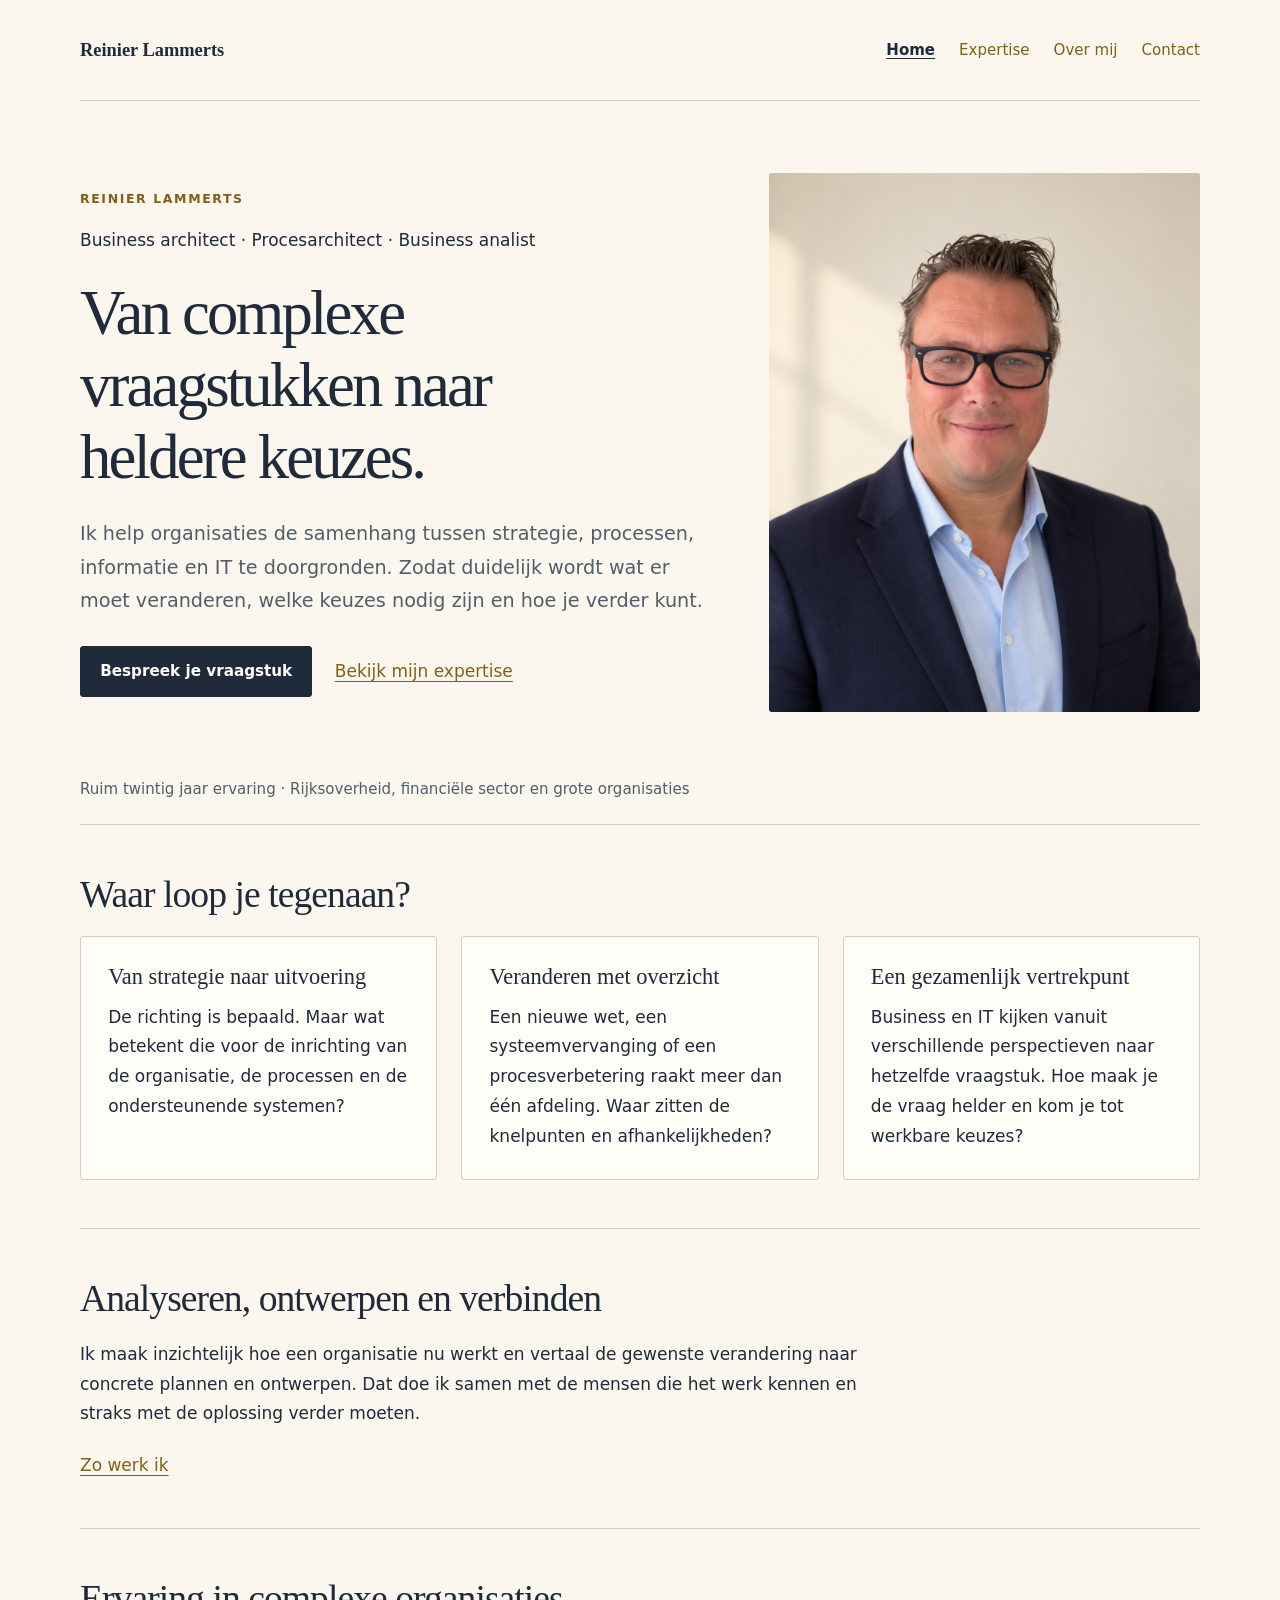
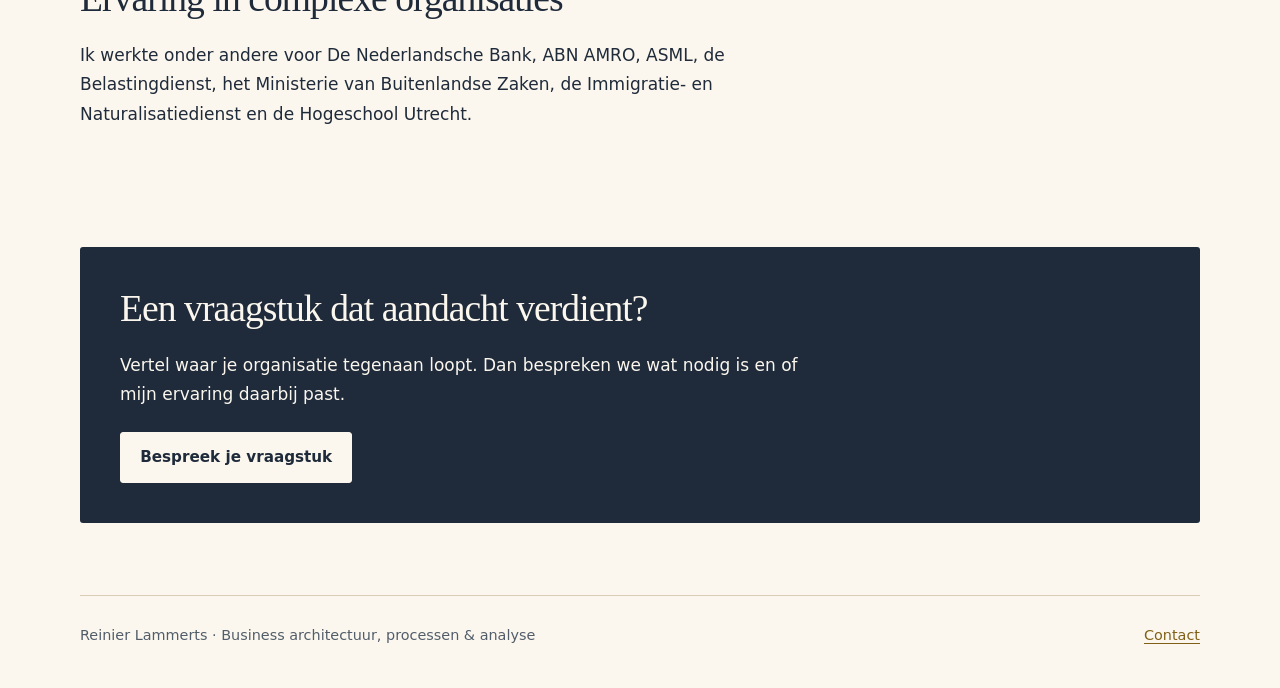
<file: index.html>
<!DOCTYPE html>
<html lang="nl">
<head>
  <meta charset="UTF-8">
  <meta name="viewport" content="width=device-width, initial-scale=1.0">
  <title>Business architect en procesarchitect | Reinier Lammerts</title>
  <meta name="description" content="Reinier Lammerts helpt organisaties met business architectuur, procesarchitectuur en businessanalyse. Van complexe vraagstukken naar heldere keuzes.">
  <link rel="canonical" href="https://reinierlammerts.nl/">

  <meta name="theme-color" content="#1f2a3a">
  <meta property="og:type" content="website">
  <meta property="og:locale" content="nl_NL">
  <meta property="og:site_name" content="Reinier Lammerts">
  <meta property="og:title" content="Business architect en procesarchitect | Reinier Lammerts">
  <meta property="og:description" content="Reinier Lammerts helpt organisaties met business architectuur, procesarchitectuur en businessanalyse. Van complexe vraagstukken naar heldere keuzes.">
  <meta property="og:url" content="https://reinierlammerts.nl/">
  <meta name="twitter:card" content="summary">
  <link rel="stylesheet" href="styles.css">
</head>
<body>
<a class="skip-link" href="#inhoud">Direct naar inhoud</a>
<header class="site-header">
  <a class="wordmark" href="/">Reinier Lammerts</a>
  <nav aria-label="Hoofdnavigatie"><a href="/" aria-current="page">Home</a>
<a href="werk.html">Expertise</a>
<a href="over.html">Over mij</a>
<a href="contact.html">Contact</a></nav>
</header>
<main id="inhoud">
<section class="hero"><div><p class="eyebrow">Reinier Lammerts</p><p>Business architect · Procesarchitect · Business analist</p><h1>Van complexe vraagstukken naar heldere keuzes.</h1><p class="lead">Ik help organisaties de samenhang tussen strategie, processen, informatie en IT te doorgronden. Zodat duidelijk wordt wat er moet veranderen, welke keuzes nodig zijn en hoe je verder kunt.</p><div class="actions"><a class="button" href="contact.html">Bespreek je vraagstuk</a><a href="werk.html">Bekijk mijn expertise</a></div></div><img src="reinier-zakelijk.svg" alt="Zakelijk portret van Reinier Lammerts" class="hero-image" width="1122" height="1402" fetchpriority="high"></section>
<p class="muted">Ruim twintig jaar ervaring · Rijksoverheid, financiële sector en grote organisaties</p>
<section class="section"><h2>Waar loop je tegenaan?</h2><div class="grid">
<article class="card"><h3>Van strategie naar uitvoering</h3><p>De richting is bepaald. Maar wat betekent die voor de inrichting van de organisatie, de processen en de ondersteunende systemen?</p></article>
<article class="card"><h3>Veranderen met overzicht</h3><p>Een nieuwe wet, een systeemvervanging of een procesverbetering raakt meer dan één afdeling. Waar zitten de knelpunten en afhankelijkheden?</p></article>
<article class="card"><h3>Een gezamenlijk vertrekpunt</h3><p>Business en IT kijken vanuit verschillende perspectieven naar hetzelfde vraagstuk. Hoe maak je de vraag helder en kom je tot werkbare keuzes?</p></article></div></section>
<section class="section"><h2>Analyseren, ontwerpen en verbinden</h2><p>Ik maak inzichtelijk hoe een organisatie nu werkt en vertaal de gewenste verandering naar concrete plannen en ontwerpen. Dat doe ik samen met de mensen die het werk kennen en straks met de oplossing verder moeten.</p><a href="werk.html">Zo werk ik</a></section>
<section class="section"><h2>Ervaring in complexe organisaties</h2><p>Ik werkte onder andere voor De Nederlandsche Bank, ABN AMRO, ASML, de Belastingdienst, het Ministerie van Buitenlandse Zaken, de Immigratie- en Naturalisatiedienst en de Hogeschool Utrecht.</p></section>
<section class="contact-panel"><h2>Een vraagstuk dat aandacht verdient?</h2><p>Vertel waar je organisatie tegenaan loopt. Dan bespreken we wat nodig is en of mijn ervaring daarbij past.</p><a class="button" href="contact.html">Bespreek je vraagstuk</a></section>
</main>
<footer class="site-footer"><p>Reinier Lammerts · Business architectuur, processen &amp; analyse</p><a href="contact.html">Contact</a></footer>
</body>
</html>
</file>
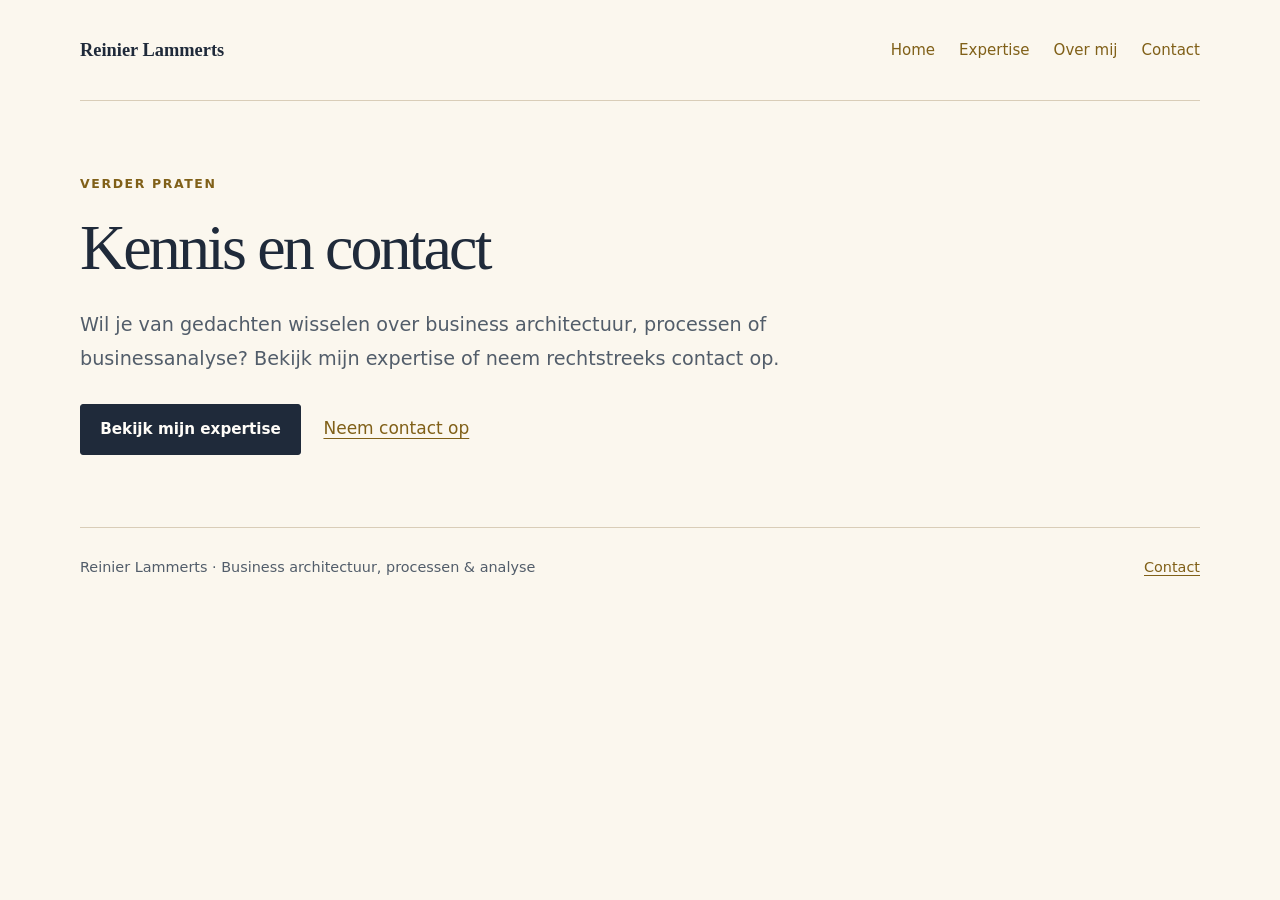
<file: blog.html>
<!DOCTYPE html>
<html lang="nl">
<head>
  <meta charset="UTF-8">
  <meta name="viewport" content="width=device-width, initial-scale=1.0">
  <title>Kennis en contact | Reinier Lammerts</title>
  <meta name="description" content="Van gedachten wisselen over business architectuur, processen of businessanalyse? Bekijk de expertise van Reinier Lammerts of neem contact op.">
  <link rel="canonical" href="https://reinierlammerts.nl/blog.html">
  <meta name="robots" content="noindex, follow">
  <meta name="theme-color" content="#1f2a3a">
  <meta property="og:type" content="website">
  <meta property="og:locale" content="nl_NL">
  <meta property="og:site_name" content="Reinier Lammerts">
  <meta property="og:title" content="Kennis en contact | Reinier Lammerts">
  <meta property="og:description" content="Van gedachten wisselen over business architectuur, processen of businessanalyse? Bekijk de expertise van Reinier Lammerts of neem contact op.">
  <meta property="og:url" content="https://reinierlammerts.nl/blog.html">
  <meta name="twitter:card" content="summary">
  <link rel="stylesheet" href="styles.css">
</head>
<body>
<a class="skip-link" href="#inhoud">Direct naar inhoud</a>
<header class="site-header">
  <a class="wordmark" href="/">Reinier Lammerts</a>
  <nav aria-label="Hoofdnavigatie"><a href="/">Home</a>
<a href="werk.html">Expertise</a>
<a href="over.html">Over mij</a>
<a href="contact.html">Contact</a></nav>
</header>
<main id="inhoud">
<div class="prose"><p class="eyebrow">Verder praten</p><h1>Kennis en contact</h1><p class="lead">Wil je van gedachten wisselen over business architectuur, processen of businessanalyse? Bekijk mijn expertise of neem rechtstreeks contact op.</p><div class="actions"><a class="button" href="werk.html">Bekijk mijn expertise</a><a href="contact.html">Neem contact op</a></div></div>
</main>
<footer class="site-footer"><p>Reinier Lammerts · Business architectuur, processen &amp; analyse</p><a href="contact.html">Contact</a></footer>
</body>
</html>
</file>
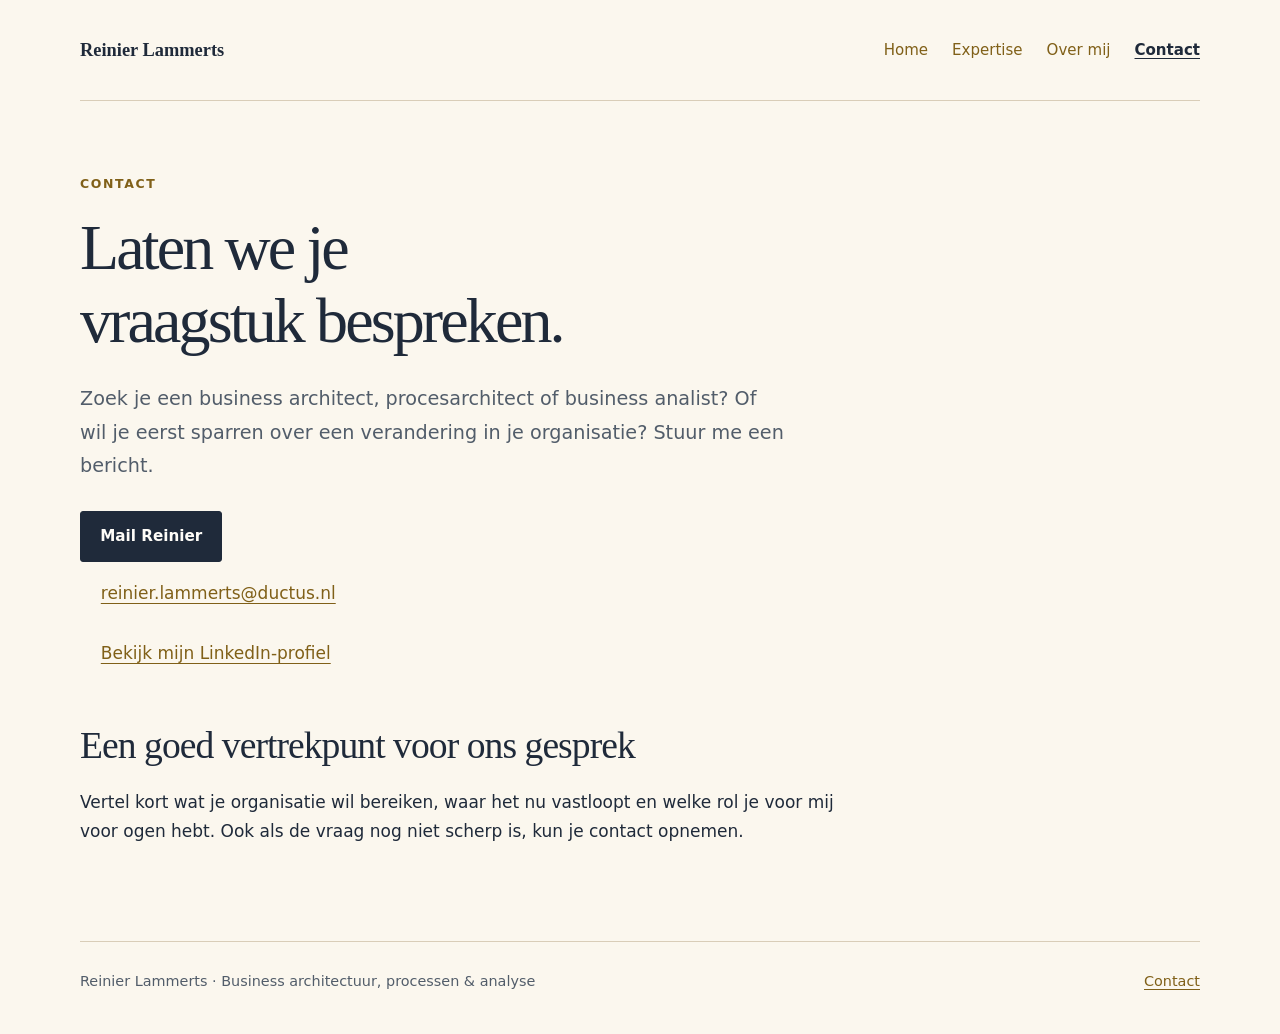
<file: contact.html>
<!DOCTYPE html>
<html lang="nl">
<head>
  <meta charset="UTF-8">
  <meta name="viewport" content="width=device-width, initial-scale=1.0">
  <title>Contact met Reinier Lammerts | Bespreek je vraagstuk</title>
  <meta name="description" content="Neem contact op met Reinier Lammerts over business architectuur, procesarchitectuur of businessanalyse. Mail rechtstreeks of bekijk zijn LinkedIn-profiel.">
  <link rel="canonical" href="https://reinierlammerts.nl/contact.html">

  <meta name="theme-color" content="#1f2a3a">
  <meta property="og:type" content="website">
  <meta property="og:locale" content="nl_NL">
  <meta property="og:site_name" content="Reinier Lammerts">
  <meta property="og:title" content="Contact met Reinier Lammerts | Bespreek je vraagstuk">
  <meta property="og:description" content="Neem contact op met Reinier Lammerts over business architectuur, procesarchitectuur of businessanalyse. Mail rechtstreeks of bekijk zijn LinkedIn-profiel.">
  <meta property="og:url" content="https://reinierlammerts.nl/contact.html">
  <meta name="twitter:card" content="summary">
  <link rel="stylesheet" href="styles.css">
</head>
<body>
<a class="skip-link" href="#inhoud">Direct naar inhoud</a>
<header class="site-header">
  <a class="wordmark" href="/">Reinier Lammerts</a>
  <nav aria-label="Hoofdnavigatie"><a href="/">Home</a>
<a href="werk.html">Expertise</a>
<a href="over.html">Over mij</a>
<a href="contact.html" aria-current="page">Contact</a></nav>
</header>
<main id="inhoud">
<div class="prose"><p class="eyebrow">Contact</p><h1>Laten we je vraagstuk bespreken.</h1><p class="lead">Zoek je een business architect, procesarchitect of business analist? Of wil je eerst sparren over een verandering in je organisatie? Stuur me een bericht.</p>
<div class="actions"><a class="button" href="mailto:reinier.lammerts@ductus.nl">Mail Reinier</a></div>
<ul class="contact-links"><li><a href="mailto:reinier.lammerts@ductus.nl">reinier.lammerts@ductus.nl</a></li><li><a href="https://linkedin.com/in/reinierlammerts">Bekijk mijn LinkedIn-profiel</a></li></ul>
<h2>Een goed vertrekpunt voor ons gesprek</h2><p>Vertel kort wat je organisatie wil bereiken, waar het nu vastloopt en welke rol je voor mij voor ogen hebt. Ook als de vraag nog niet scherp is, kun je contact opnemen.</p></div>
</main>
<footer class="site-footer"><p>Reinier Lammerts · Business architectuur, processen &amp; analyse</p><a href="contact.html">Contact</a></footer>
</body>
</html>
</file>
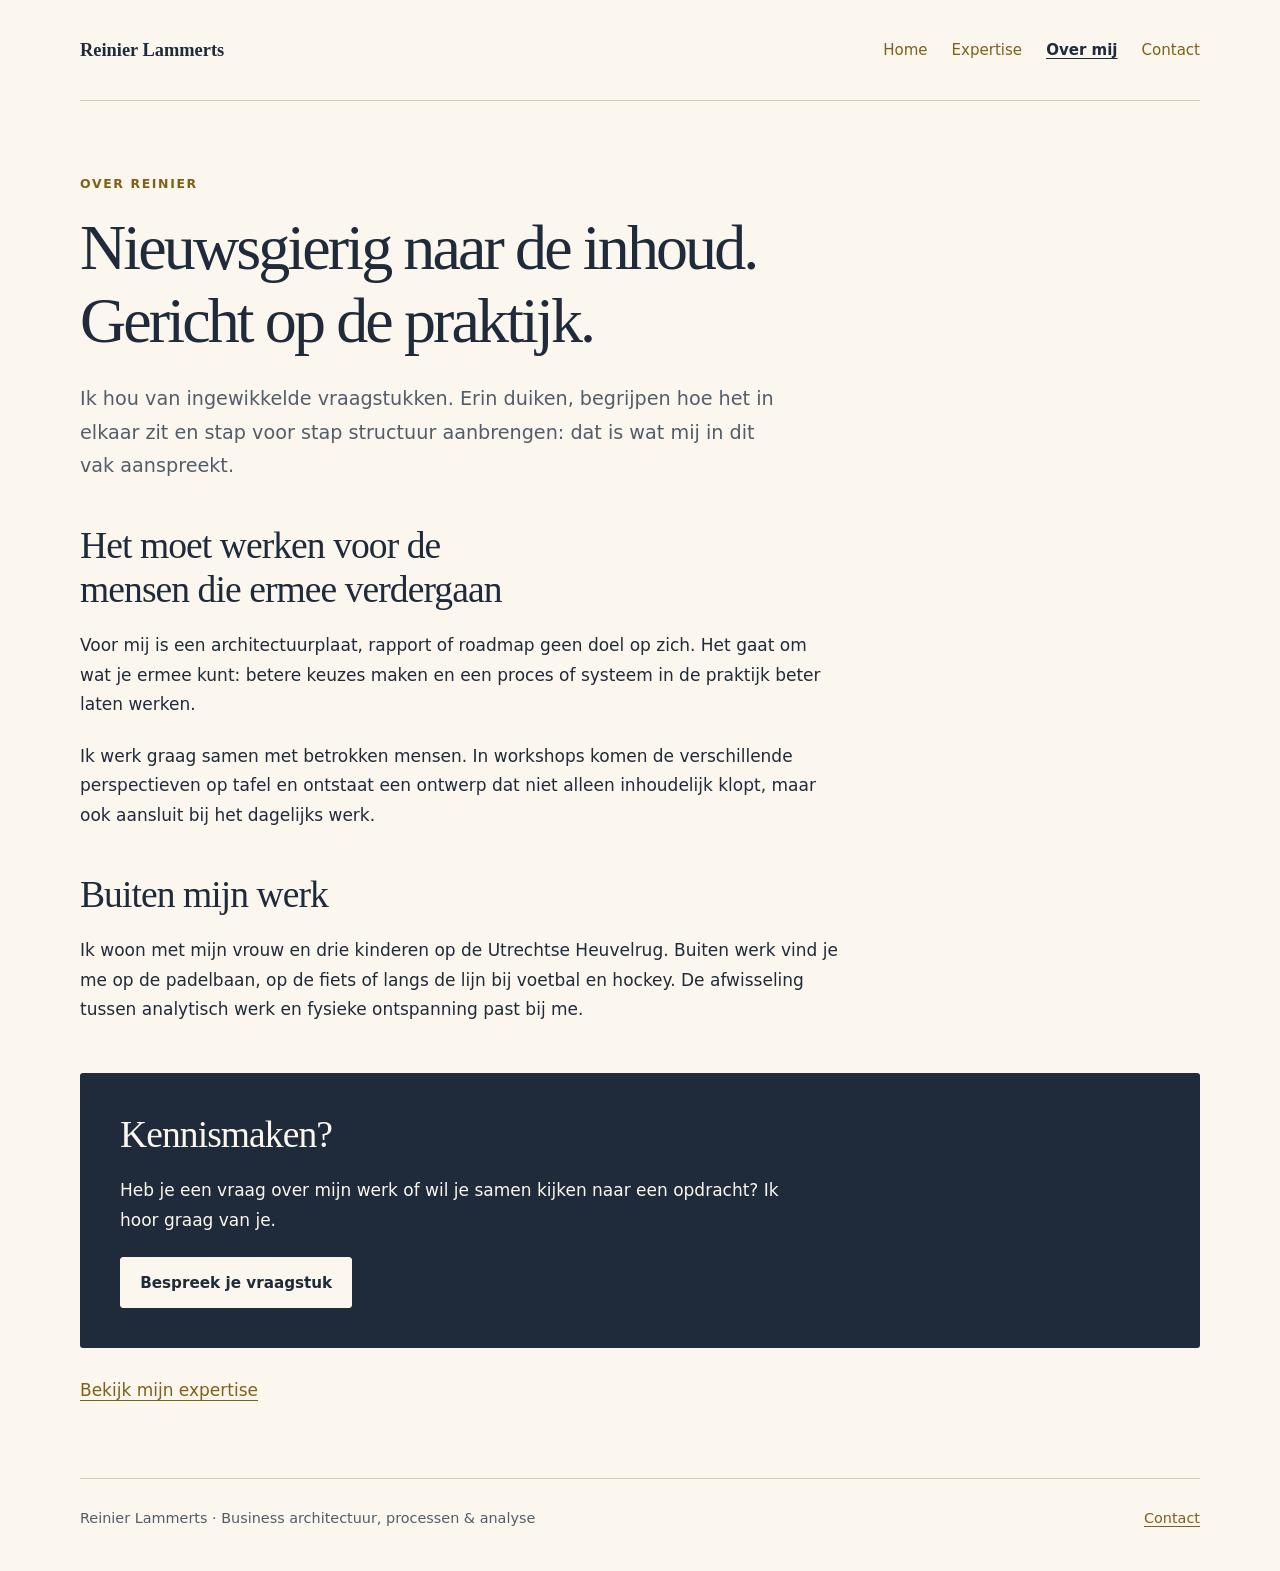
<file: over.html>
<!DOCTYPE html>
<html lang="nl">
<head>
  <meta charset="UTF-8">
  <meta name="viewport" content="width=device-width, initial-scale=1.0">
  <title>Over Reinier Lammerts | Business architect</title>
  <meta name="description" content="Maak kennis met Reinier Lammerts: business architect, procesarchitect en business analist met een nieuwsgierige blik en een praktische aanpak.">
  <link rel="canonical" href="https://reinierlammerts.nl/over.html">

  <meta name="theme-color" content="#1f2a3a">
  <meta property="og:type" content="website">
  <meta property="og:locale" content="nl_NL">
  <meta property="og:site_name" content="Reinier Lammerts">
  <meta property="og:title" content="Over Reinier Lammerts | Business architect">
  <meta property="og:description" content="Maak kennis met Reinier Lammerts: business architect, procesarchitect en business analist met een nieuwsgierige blik en een praktische aanpak.">
  <meta property="og:url" content="https://reinierlammerts.nl/over.html">
  <meta name="twitter:card" content="summary">
  <link rel="stylesheet" href="styles.css">
</head>
<body>
<a class="skip-link" href="#inhoud">Direct naar inhoud</a>
<header class="site-header">
  <a class="wordmark" href="/">Reinier Lammerts</a>
  <nav aria-label="Hoofdnavigatie"><a href="/">Home</a>
<a href="werk.html">Expertise</a>
<a href="over.html" aria-current="page">Over mij</a>
<a href="contact.html">Contact</a></nav>
</header>
<main id="inhoud">
<div class="prose"><p class="eyebrow">Over Reinier</p><h1>Nieuwsgierig naar de inhoud. Gericht op de praktijk.</h1><p class="lead">Ik hou van ingewikkelde vraagstukken. Erin duiken, begrijpen hoe het in elkaar zit en stap voor stap structuur aanbrengen: dat is wat mij in dit vak aanspreekt.</p>
<h2>Het moet werken voor de mensen die ermee verdergaan</h2><p>Voor mij is een architectuurplaat, rapport of roadmap geen doel op zich. Het gaat om wat je ermee kunt: betere keuzes maken en een proces of systeem in de praktijk beter laten werken.</p><p>Ik werk graag samen met betrokken mensen. In workshops komen de verschillende perspectieven op tafel en ontstaat een ontwerp dat niet alleen inhoudelijk klopt, maar ook aansluit bij het dagelijks werk.</p>
<h2>Buiten mijn werk</h2><p>Ik woon met mijn vrouw en drie kinderen op de Utrechtse Heuvelrug. Buiten werk vind je me op de padelbaan, op de fiets of langs de lijn bij voetbal en hockey. De afwisseling tussen analytisch werk en fysieke ontspanning past bij me.</p></div>
<section class="contact-panel"><h2>Kennismaken?</h2><p>Heb je een vraag over mijn werk of wil je samen kijken naar een opdracht? Ik hoor graag van je.</p><a class="button" href="contact.html">Bespreek je vraagstuk</a></section>
<div class="actions"><a href="werk.html">Bekijk mijn expertise</a></div>
</main>
<footer class="site-footer"><p>Reinier Lammerts · Business architectuur, processen &amp; analyse</p><a href="contact.html">Contact</a></footer>
</body>
</html>
</file>
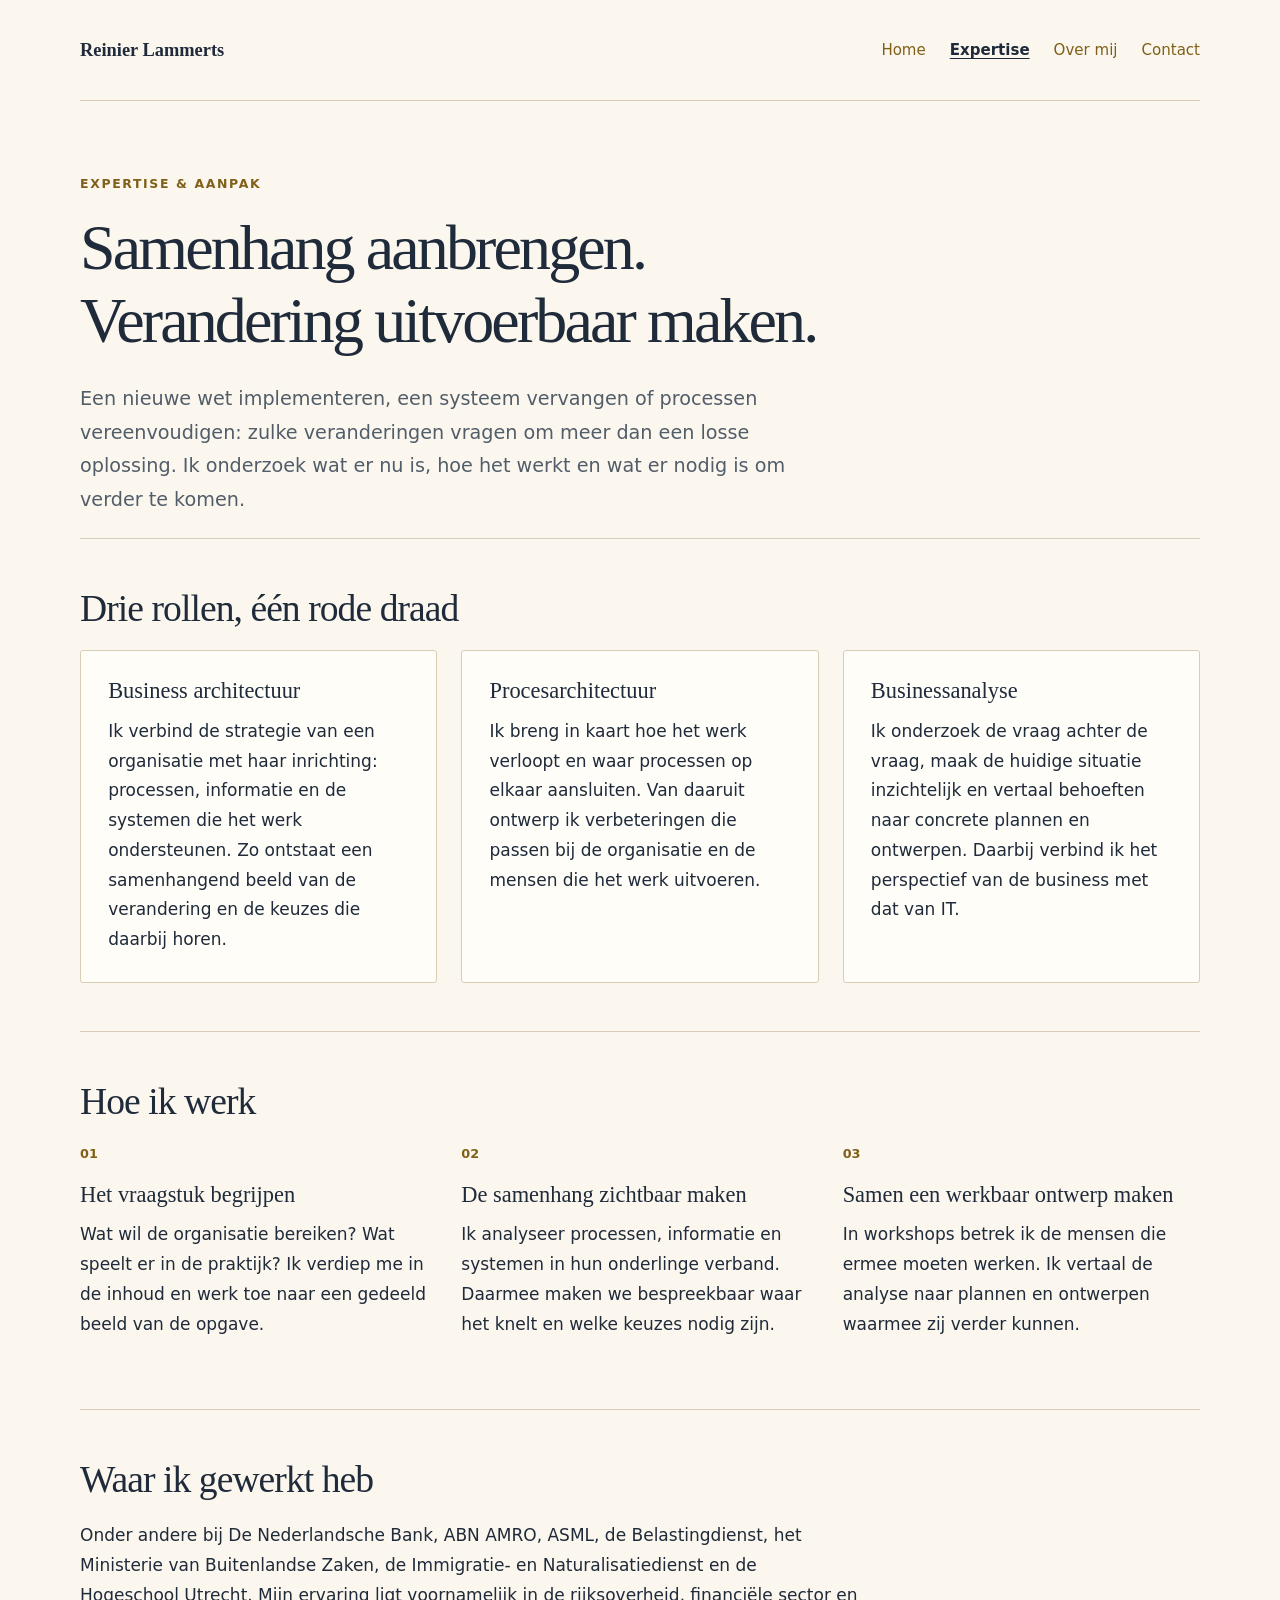
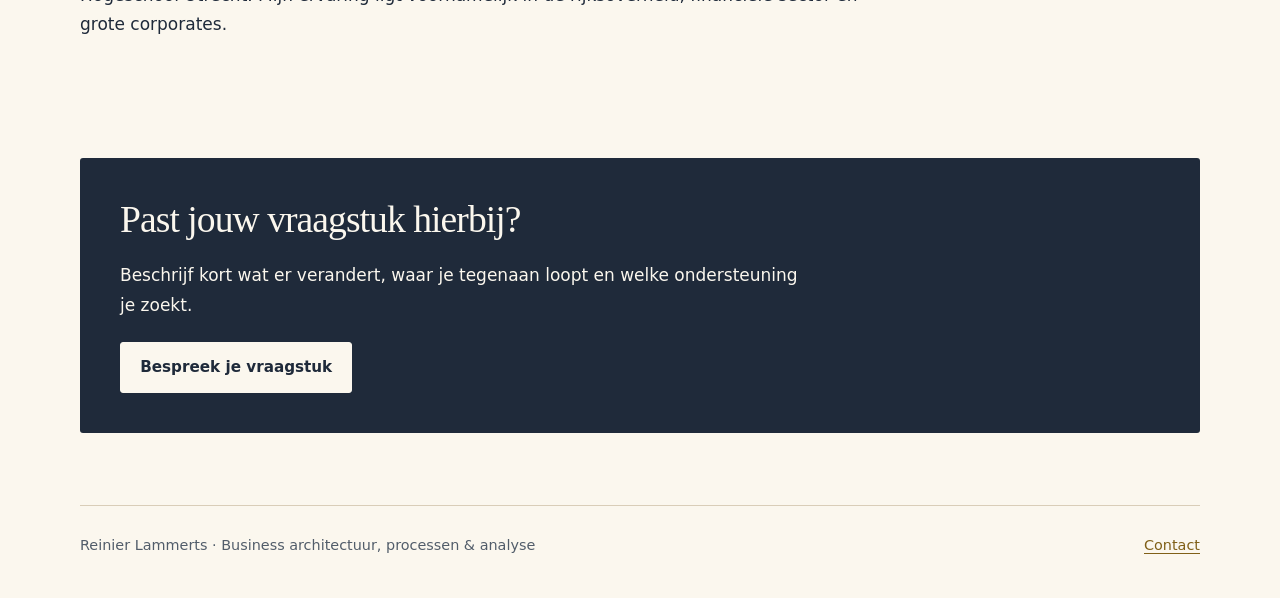
<file: werk.html>
<!DOCTYPE html>
<html lang="nl">
<head>
  <meta charset="UTF-8">
  <meta name="viewport" content="width=device-width, initial-scale=1.0">
  <title>Business architectuur, procesarchitectuur en analyse | Reinier Lammerts</title>
  <meta name="description" content="Ontdek hoe Reinier Lammerts strategie, processen, informatie en IT verbindt als business architect, procesarchitect en business analist.">
  <link rel="canonical" href="https://reinierlammerts.nl/werk.html">

  <meta name="theme-color" content="#1f2a3a">
  <meta property="og:type" content="website">
  <meta property="og:locale" content="nl_NL">
  <meta property="og:site_name" content="Reinier Lammerts">
  <meta property="og:title" content="Business architectuur, procesarchitectuur en analyse | Reinier Lammerts">
  <meta property="og:description" content="Ontdek hoe Reinier Lammerts strategie, processen, informatie en IT verbindt als business architect, procesarchitect en business analist.">
  <meta property="og:url" content="https://reinierlammerts.nl/werk.html">
  <meta name="twitter:card" content="summary">
  <link rel="stylesheet" href="styles.css">
</head>
<body>
<a class="skip-link" href="#inhoud">Direct naar inhoud</a>
<header class="site-header">
  <a class="wordmark" href="/">Reinier Lammerts</a>
  <nav aria-label="Hoofdnavigatie"><a href="/">Home</a>
<a href="werk.html" aria-current="page">Expertise</a>
<a href="over.html">Over mij</a>
<a href="contact.html">Contact</a></nav>
</header>
<main id="inhoud">
<p class="eyebrow">Expertise &amp; aanpak</p><h1>Samenhang aanbrengen. Verandering uitvoerbaar maken.</h1><p class="lead">Een nieuwe wet implementeren, een systeem vervangen of processen vereenvoudigen: zulke veranderingen vragen om meer dan een losse oplossing. Ik onderzoek wat er nu is, hoe het werkt en wat er nodig is om verder te komen.</p>
<section class="section"><h2>Drie rollen, één rode draad</h2><div class="grid">
<article class="card"><h3>Business architectuur</h3><p>Ik verbind de strategie van een organisatie met haar inrichting: processen, informatie en de systemen die het werk ondersteunen. Zo ontstaat een samenhangend beeld van de verandering en de keuzes die daarbij horen.</p></article>
<article class="card"><h3>Procesarchitectuur</h3><p>Ik breng in kaart hoe het werk verloopt en waar processen op elkaar aansluiten. Van daaruit ontwerp ik verbeteringen die passen bij de organisatie en de mensen die het werk uitvoeren.</p></article>
<article class="card"><h3>Businessanalyse</h3><p>Ik onderzoek de vraag achter de vraag, maak de huidige situatie inzichtelijk en vertaal behoeften naar concrete plannen en ontwerpen. Daarbij verbind ik het perspectief van de business met dat van IT.</p></article></div></section>
<section class="section"><h2>Hoe ik werk</h2><div class="grid">
<article><span class="card-number">01</span><h3>Het vraagstuk begrijpen</h3><p>Wat wil de organisatie bereiken? Wat speelt er in de praktijk? Ik verdiep me in de inhoud en werk toe naar een gedeeld beeld van de opgave.</p></article>
<article><span class="card-number">02</span><h3>De samenhang zichtbaar maken</h3><p>Ik analyseer processen, informatie en systemen in hun onderlinge verband. Daarmee maken we bespreekbaar waar het knelt en welke keuzes nodig zijn.</p></article>
<article><span class="card-number">03</span><h3>Samen een werkbaar ontwerp maken</h3><p>In workshops betrek ik de mensen die ermee moeten werken. Ik vertaal de analyse naar plannen en ontwerpen waarmee zij verder kunnen.</p></article></div></section>
<section class="section"><h2>Waar ik gewerkt heb</h2><p>Onder andere bij De Nederlandsche Bank, ABN AMRO, ASML, de Belastingdienst, het Ministerie van Buitenlandse Zaken, de Immigratie- en Naturalisatiedienst en de Hogeschool Utrecht. Mijn ervaring ligt voornamelijk in de rijksoverheid, financiële sector en grote corporates.</p></section>
<section class="contact-panel"><h2>Past jouw vraagstuk hierbij?</h2><p>Beschrijf kort wat er verandert, waar je tegenaan loopt en welke ondersteuning je zoekt.</p><a class="button" href="contact.html">Bespreek je vraagstuk</a></section>
</main>
<footer class="site-footer"><p>Reinier Lammerts · Business architectuur, processen &amp; analyse</p><a href="contact.html">Contact</a></footer>
</body>
</html>
</file>
<file: styles.css>
:root{--paper:#fbf7ee;--ink:#1f2a3a;--muted:#525d6a;--gold:#806018;--line:#d9cdb8;--white:#fffdf8}
*,*::before,*::after{box-sizing:border-box}
html{scroll-behavior:smooth}
body{margin:0;background:var(--paper);color:var(--ink);font:1.0625rem/1.75 system-ui,-apple-system,BlinkMacSystemFont,"Segoe UI",sans-serif}
a{color:var(--gold);text-underline-offset:.22em;text-decoration-thickness:1px;overflow-wrap:anywhere}
a:hover{text-decoration-thickness:2px}
a:focus-visible{outline:3px solid var(--ink);outline-offset:5px;border-radius:2px}
.skip-link{position:absolute;top:-100px;left:1rem;background:var(--ink);color:white;padding:.8rem 1rem;z-index:10}
.skip-link:focus{top:1rem}
.site-header,main,.site-footer{width:min(1120px,calc(100% - 3rem));margin-inline:auto}
.site-header{display:flex;align-items:center;justify-content:space-between;gap:1.5rem;padding-block:1.75rem;border-bottom:1px solid var(--line)}
.wordmark{font:600 1.15rem Georgia,serif;color:var(--ink);text-decoration:none;min-height:44px;display:inline-flex;align-items:center}
nav{display:flex;flex-wrap:wrap;gap:.35rem 1.5rem}
nav a{font-size:.94rem;min-height:44px;display:inline-flex;align-items:center;text-decoration:none}
nav a[aria-current=page]{color:var(--ink);text-decoration:underline;font-weight:650}
main{padding-block:4.5rem}
h1,h2,h3{font-family:Georgia,"Times New Roman",serif;font-weight:500;line-height:1.15;text-wrap:balance}
h1{font-size:clamp(2.5rem,5vw,4.4rem);letter-spacing:-.045em;max-width:900px;margin:0 0 1.5rem}
h2{font-size:clamp(1.65rem,3vw,2.35rem);letter-spacing:-.025em;margin:0 0 1.25rem}
h3{font-size:1.4rem;margin:0 0 .8rem}
p{margin:0 0 1.35rem;max-width:72ch}
.eyebrow{font-size:.78rem;text-transform:uppercase;letter-spacing:.13em;font-weight:700;color:var(--gold);margin-bottom:1rem}
.lead{font-size:1.2rem;color:var(--muted);max-width:58ch}
.hero{display:grid;grid-template-columns:1.45fr 1fr;gap:4rem;align-items:center;margin-bottom:4rem}
.hero h1{font-size:clamp(2.7rem,4.9vw,4.3rem)}
.hero-image{width:100%;height:auto;aspect-ratio:4/5;object-fit:cover;object-position:center 18%;border-radius:3px;background:var(--line)}
.actions{display:flex;flex-wrap:wrap;align-items:center;gap:1rem 1.4rem;margin-top:1.75rem}
.button{display:inline-flex;align-items:center;justify-content:center;min-height:48px;padding:.7rem 1.2rem;background:var(--ink);border:1px solid var(--ink);border-radius:3px;color:var(--white);font-size:.95rem;font-weight:600;text-decoration:none}
.button:hover{background:#35465c;text-decoration:none}
.section{padding-block:3rem;border-top:1px solid var(--line)}
.section:last-child{padding-bottom:0}
.grid{display:grid;grid-template-columns:repeat(3,minmax(0,1fr));gap:1.5rem}
.card{padding:1.7rem;background:var(--white);border:1px solid var(--line);border-radius:3px}
.card p:last-child{margin-bottom:0}
.card-number{display:block;font-size:.8rem;font-weight:700;color:var(--gold);margin-bottom:1rem}
.question-list{display:grid;gap:1rem;padding-left:1.3rem;max-width:75ch}
.client-list{list-style:none;padding:0;display:flex;flex-wrap:wrap;gap:.7rem 1.7rem;font-weight:600;max-width:950px}
.client-list li{padding:.4rem 0}
.prose{max-width:760px}
.prose h2{margin-top:2.6rem}
.prose ul{padding-left:1.3rem}
.contact-panel{padding:2.5rem;background:var(--ink);border-radius:3px;color:var(--paper);margin-top:3rem}
.contact-panel a:not(.button){color:var(--paper)}
.contact-panel a:focus-visible{outline-color:var(--paper)}
.contact-panel .button{background:var(--paper);color:var(--ink);border-color:var(--paper)}
.contact-panel p{max-width:64ch}
.contact-links{list-style:none;padding:0;display:grid;gap:1rem}
.contact-links a{display:inline-block;min-height:44px}
.muted{color:var(--muted);font-size:.94rem}
.site-footer{border-top:1px solid var(--line);padding-block:1.7rem 2.5rem;display:flex;justify-content:space-between;gap:1rem;flex-wrap:wrap;font-size:.9rem;color:var(--muted)}
.site-footer p{margin:0}
@media(max-width:760px){.site-header{align-items:flex-start;flex-direction:column;gap:.8rem}.hero{grid-template-columns:1fr;gap:2rem}.hero-image{max-width:390px;aspect-ratio:4/4.3}.grid{grid-template-columns:1fr}.site-header,main,.site-footer{width:calc(100% - 2.5rem)}main{padding-block:2.8rem}.section{padding-block:2.3rem}.contact-panel{padding:1.6rem}.hero{margin-bottom:2.8rem}nav{gap:.3rem 1.25rem}}
@media(prefers-reduced-motion:reduce){html{scroll-behavior:auto}}
</file>
